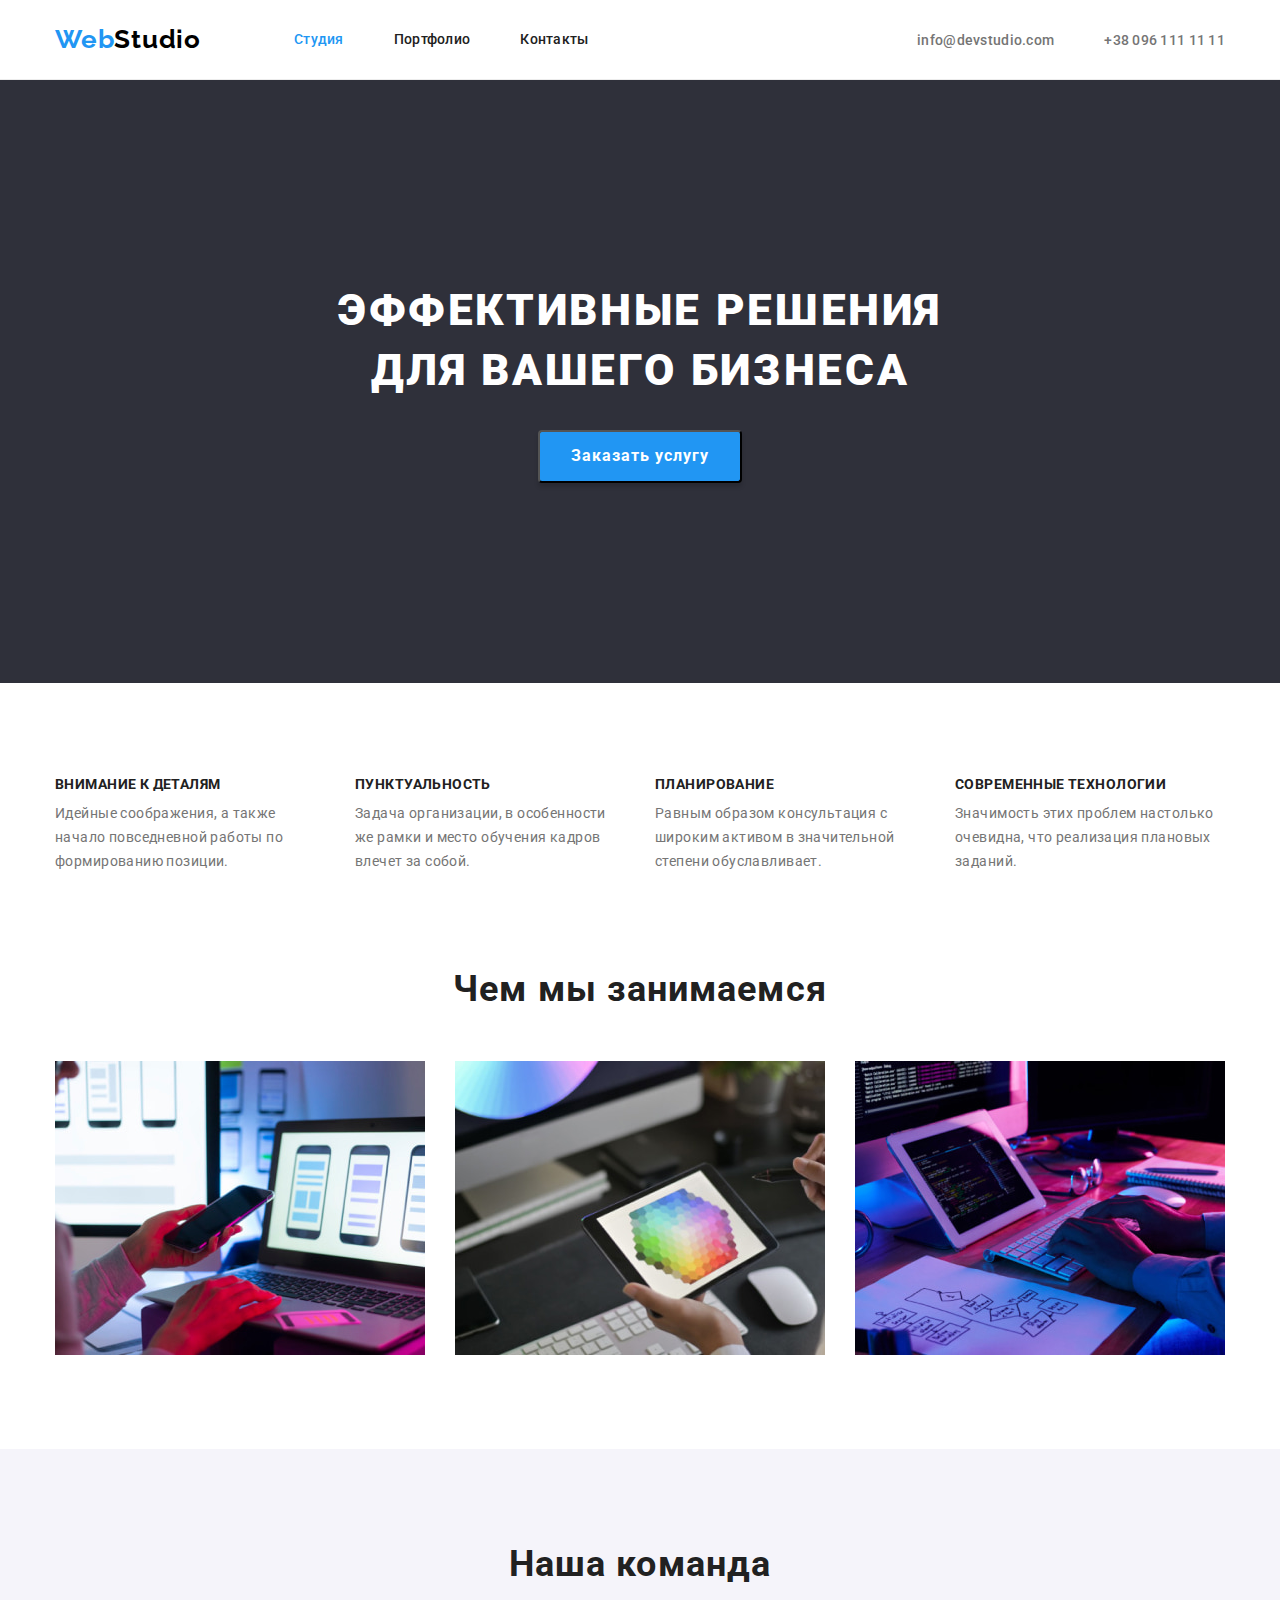
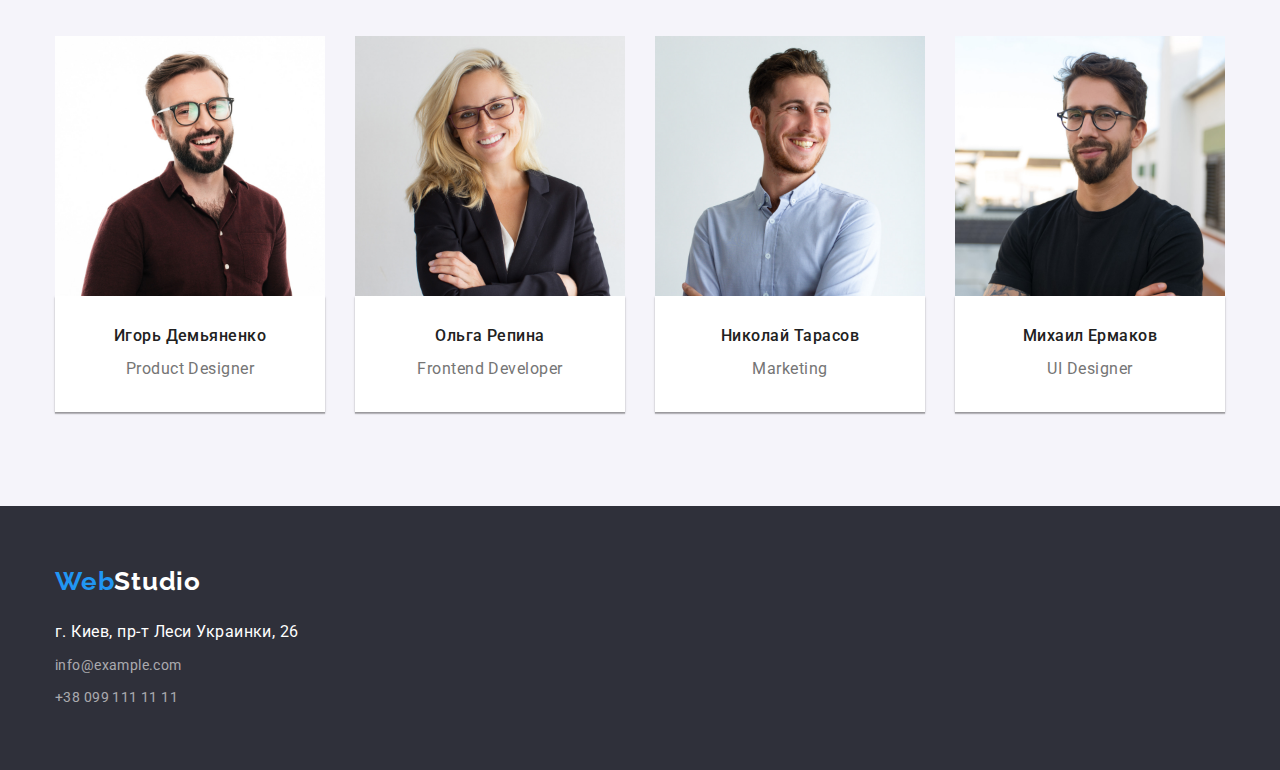
<file: index.html>
<!DOCTYPE html>
<html lang="ru">
  <head>
    <meta charset="UTF-8" />
    <meta http-equiv="X-UA-Compatible" content="IE=edge" />
    <meta name="viewport" content="width=device-width, initial-scale=1.0" />
    <title>Эффективные решения для вашего бизнеса</title>
    <!--Fonts Start-->
    <link rel="preconnect" href="https://fonts.googleapis.com" />
    <link rel="preconnect" href="https://fonts.gstatic.com" crossorigin />
    <link
      href="https://fonts.googleapis.com/css2?family=Raleway:wght@700&family=Roboto:wght@400;500;700&display=swap"
      rel="stylesheet"
    />
    <!--Fonts End-->
    <!--Normalize Start-->
    <link
      rel="stylesheet"
      href="https://cdn.jsdelivr.net/npm/modern-normalize@1.1.0/modern-normalize.min.css"
    />
    <!--Normalize End-->
    <link rel="stylesheet" href="./css/styles.css" />
  </head>

  <body>
    <!-- Header section  -->
    <header class="header">
      <div class="container header-container">
        <a class="logo link" href="">
          <span class="logo-text">Web</span><span class="logo-text-second-black">Studio</span>
        </a>
        <nav class="header-nav">
          <ul class="header-list list">
            <li class="header-item">
              <a class="header-link header-list-nav header-link-current link" href="#features"
                >Студия</a
              >
            </li>
            <li class="header-item">
              <a class="header-link header-list-nav link" href="portfolio.html">Портфолио</a>
            </li>
            <li class="header-item">
              <a class="header-link header-list-nav link" href="#contacts">Контакты</a>
            </li>
          </ul>
        </nav>
        <ul class="header-list list">
          <li class="header-item">
            <a class="header-mail header-link link" href="mailto:info@devstudio.com"
              >info@devstudio.com</a
            >
          </li>
          <li class="header-item">
            <a class="header-phone header-link link" href="tel:+380961111111">+38 096 111 11 11</a>
          </li>
        </ul>
      </div>
    </header>
    <!-- Main section -->
    <main>
      <!-- Hero section -->
      <section class="hero">
        <div class="container hero-container">
          <h1 class="main-title">Эффективные решения для вашего бизнеса</h1>
          <button class="main-btn" type="button">Заказать услугу</button>
        </div>
      </section>
      <!-- Features section -->
      <section class="features" id="features">
        <!-- Логічний підзаголовок -->
        <div class="container features-container">
          <h2 class="visually-hidden">Особенности</h2>
          <ul class="features-list list">
            <li class="features-item">
              <h3 class="section-subtitle">Внимание к деталям</h3>
              <p class="about-desc">
                Идейные соображения, а также начало повседневной работы по формированию позиции.
              </p>
            </li>
            <li class="features-item">
              <h3 class="section-subtitle">Пунктуальность</h3>
              <p class="about-desc">
                Задача организации, в особенности же рамки и место обучения кадров влечет за собой.
              </p>
            </li>
            <li class="features-item">
              <h3 class="section-subtitle">Планирование</h3>
              <p class="about-desc">
                Равным образом консультация с широким активом в значительной степени обуславливает.
              </p>
            </li>
            <li class="features-item">
              <h3 class="section-subtitle">Современные технологии</h3>
              <p class="about-desc">
                Значимость этих проблем настолько очевидна, что реализация плановых заданий.
              </p>
            </li>
          </ul>
        </div>
      </section>
      <!-- Services section -->
      <section class="services">
        <div class="container">
          <h2 class="second-title">Чем мы занимаемся</h2>
          <ul class="service-list list">
            <li class="sevice-item">
              <img
                class="service-img"
                src="./image/service/img-2.jpg"
                alt="Разработка проэкта"
                width="370"
                height="294"
              />
            </li>
            <li class="sevice-item">
              <img
                class="service-img"
                src="./image/service/img-3.jpg"
                alt="Подбор дизайна"
                width="370"
                height="294"
              />
            </li>
            <li class="sevice-item">
              <img
                class="service-img"
                src="./image/service/img-1.jpg"
                alt="Планирование"
                width="370"
                height="294"
              />
            </li>
          </ul>
        </div>
      </section>
      <!-- Team section -->
      <section class="team">
        <div class="container">
          <h2 class="second-title">Наша команда</h2>
          <ul class="team-list list">
            <li class="team-item">
              <img
                class="team-img"
                src="./image/team/img-2-1.jpg"
                width="270"
                height="260"
                alt="Игорь Демьяненко"
              />
              <div class="team-wrapper">
                <h3 class="team-subtitle">Игорь Демьяненко</h3>
                <p class="about-desc-team" lang="en">Product Designer</p>
              </div>
            </li>
            <li class="team-item">
              <img
                class="team-img"
                src="./image/team/img-2-2.jpg"
                width="270"
                height="260"
                alt="Ольга Репина"
              />
              <div class="team-wrapper">
                <h3 class="team-subtitle">Ольга Репина</h3>
                <p class="about-desc-team" lang="en">Frontend Developer</p>
              </div>
            </li>
            <li class="team-item">
              <img
                class="team-img"
                src="./image/team/img-2-3.jpg"
                width="270"
                height="260"
                alt="Николай Тарасов"
              />
              <div class="team-wrapper">
                <h3 class="team-subtitle">Николай Тарасов</h3>
                <p class="about-desc-team" lang="en">Marketing</p>
              </div>
            </li>
            <li class="team-item">
              <img
                class="team-img"
                src="./image/team/img-2-4.jpg"
                width="270"
                height="260"
                alt="Михаил Ермаков"
              />
              <div class="team-wrapper">
                <h3 class="team-subtitle">Михаил Ермаков</h3>
                <p class="about-desc-team" lang="en">UI Designer</p>
              </div>
            </li>
          </ul>
        </div>
      </section>
    </main>
    <!-- Footer section -->
    <footer class="footer" id="contacts">
      <div class="container">
        <a class="logo logo-footer link" href="">
          <span class="logo-text">Web</span><span class="logo-text-second-white">Studio</span>
        </a>
        <address class="contacts-adress">
          <ul class="footer-item list">
            <li class="footer-list">
              <a
                class="footer-adress link"
                href="https://goo.gl/maps/zEuSGxevjgM5tQku9"
                target="_blank"
                rel="noopener norefferer"
                >г. Киев, пр-т Леси Украинки, 26</a
              >
            </li>
            <li class="footer-list">
              <a class="footer-email link" href="mailto:info@example.com">info@example.com</a>
            </li>
            <li class="footer-list">
              <a class="footer-phone link" href="tel:+380991111111">+38 099 111 11 11</a>
            </li>
          </ul>
        </address>
      </div>
    </footer>
  </body>
</html>
</file>
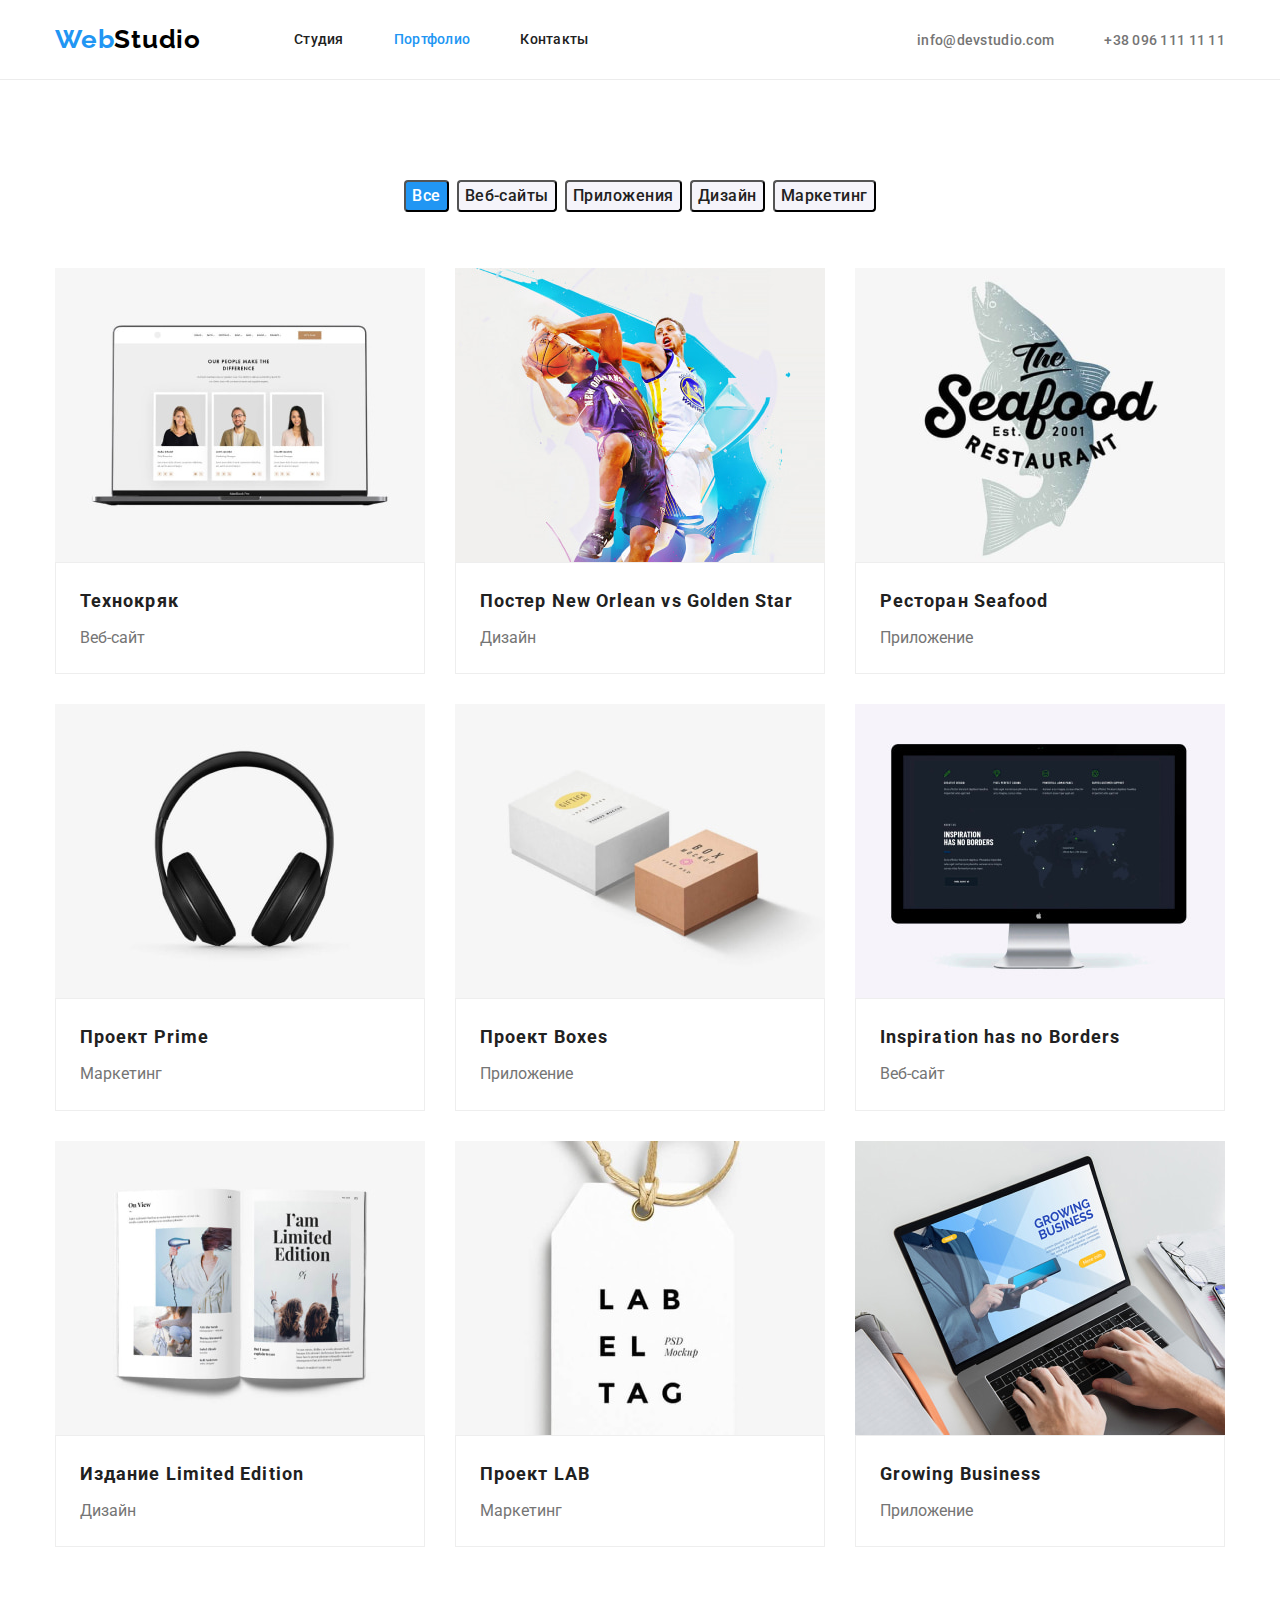
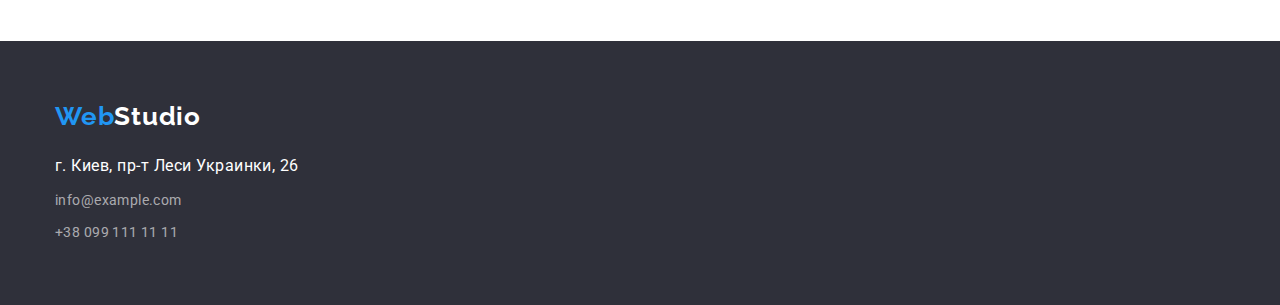
<file: portfolio.html>
<!DOCTYPE html>
<html lang="en">
  <head>
    <meta charset="UTF-8" />
    <meta http-equiv="X-UA-Compatible" content="IE=edge" />
    <meta name="viewport" content="width=device-width, initial-scale=1.0" />
    <title>Portfolio</title>
    <!--Fonts Start-->
    <link rel="preconnect" href="https://fonts.googleapis.com" />
    <link rel="preconnect" href="https://fonts.gstatic.com" crossorigin />
    <link
      href="https://fonts.googleapis.com/css2?family=Raleway:wght@700&family=Roboto:wght@400;500;700&display=swap"
      rel="stylesheet"
    />
    <!--Fonts End-->
    <!--Normalize Start-->
    <link
      rel="stylesheet"
      href="https://cdn.jsdelivr.net/npm/modern-normalize@1.1.0/modern-normalize.min.css"
    />
    <!--Normalize End-->

    <link rel="stylesheet" href="./css/styles.css" />
  </head>
  <body>
    <!-- Header section  -->
    <header class="header">
      <div class="container header-container">
        <a class="logo link" href="index.html">
          <span class="logo-text">Web</span><span class="logo-text-second-black">Studio</span>
        </a>
        <nav class="header-nav">
          <ul class="header-list list">
            <li class="header-item">
              <a class="header-link header-list-nav link" href="index.html">Студия</a>
            </li>
            <li class="header-item">
              <a class="header-link header-list-nav header-link-current link" href="portfolio.html"
                >Портфолио</a
              >
            </li>
            <li class="header-item">
              <a class="header-link header-list-nav link" href="#contacts">Контакты</a>
            </li>
          </ul>
        </nav>
        <ul class="header-list list">
          <li class="header-item">
            <a class="header-mail header-link link" href="mailto:info@devstudio.com"
              >info@devstudio.com</a
            >
          </li>
          <li class="header-item">
            <a class="header-phone header-link link" href="tel:+380961111111">+38 096 111 11 11</a>
          </li>
        </ul>
      </div>
    </header>
    <!--Functional section-->
    <main>
      <section class="functional">
        <div class="container">
          <!-- Логічний підзаголовок -->

          <h1 class="visually-hidden">Проэкти</h1>
          <ul class="list project-container">
            <li>
              <button type="button" class="btn-project-current btn-project">Все</button>
            </li>
            <li>
              <button type="button" class="btn-project">Веб-сайты</button>
            </li>
            <li>
              <button type="button" class="btn-project">Приложения</button>
            </li>
            <li>
              <button type="button" class="btn-project">Дизайн</button>
            </li>
            <li>
              <button type="button" class="btn-project">Маркетинг</button>
            </li>
          </ul>

          <ul class="list about-project">
            <li>
              <a class="link" href="">
                <img src="./image/project/img-pg2-1.jpg" alt="Веб-сайт" width="370" height="294" />
                <div class="project-wrapper">
                  <h3 class="projects-item">Технокряк</h3>
                  <p class="projects-about">Веб-сайт</p>
                </div></a
              >
            </li>
            <li>
              <a class="link" href="">
                <img src="./image/project/img-pg2-2.jpg" alt="Дизайн" width="370" height="294" />
                <div class="project-wrapper">
                  <h3 class="projects-item">Постер New Orlean vs Golden Star</h3>
                  <p class="projects-about">Дизайн</p>
                </div></a
              >
            </li>
            <li>
              <a class="link" href="">
                <img
                  src="./image/project/img-pg2-3.jpg"
                  alt="Приложение"
                  width="370"
                  height="294"
                />
                <div class="project-wrapper">
                  <h3 class="projects-item">Ресторан Seafood</h3>
                  <p class="projects-about">Приложение</p>
                </div></a
              >
            </li>
            <li>
              <a class="link" href="">
                <img src="./image/project/img-pg2-4.jpg" alt="Маркетинг" width="370" height="294" />
                <div class="project-wrapper">
                  <h3 class="projects-item">Проект Prime</h3>
                  <p class="projects-about">Маркетинг</p>
                </div></a
              >
            </li>
            <li>
              <a class="link" href="">
                <img
                  src="./image/project/img-pg2-5.jpg"
                  alt="Приложение"
                  width="370"
                  height="294"
                />
                <div class="project-wrapper">
                  <h3 class="projects-item">Проект Boxes</h3>
                  <p class="projects-about">Приложение</p>
                </div></a
              >
            </li>
            <li>
              <a class="link" href="">
                <img src="./image/project/img-pg2-6.jpg" alt="Веб-сайт" width="370" height="294" />
                <div class="project-wrapper">
                  <h3 class="projects-item">Inspiration has no Borders</h3>
                  <p class="projects-about">Веб-сайт</p>
                </div></a
              >
            </li>
            <li>
              <a class="link" href="">
                <img src="./image/project/img-pg2-7.jpg" alt="Дизайн" width="370" height="294" />
                <div class="project-wrapper">
                  <h3 class="projects-item">Издание Limited Edition</h3>
                  <p class="projects-about">Дизайн</p>
                </div></a
              >
            </li>
            <li>
              <a class="link" href="">
                <img src="./image/project/img-pg2-8.jpg" alt="Маркетинг" width="370" height="294" />
                <div class="project-wrapper">
                  <h3 class="projects-item">Проект LAB</h3>
                  <p class="projects-about">Маркетинг</p>
                </div></a
              >
            </li>
            <li>
              <a class="link" href="">
                <img
                  src="./image/project/img-pg2-9.jpg"
                  alt="Приложение"
                  width="370"
                  height="294"
                />
                <div class="project-wrapper">
                  <h3 class="projects-item">Growing Business</h3>
                  <p class="projects-about">Приложение</p>
                </div></a
              >
            </li>
          </ul>
        </div>
      </section>
    </main>
    <!--Project section-->
    <!-- Footer section -->
    <footer class="footer" id="contacts">
      <div class="container">
        <a class="logo logo-footer link" href="index.html">
          <span class="logo-text">Web</span><span class="logo-text-second-white">Studio</span>
        </a>
        <address class="contacts-adress">
          <ul class="footer-item list">
            <li class="footer-list">
              <a
                class="footer-adress link"
                href="https://goo.gl/maps/zEuSGxevjgM5tQku9"
                target="_blank"
                rel="noopener norefferer"
                >г. Киев, пр-т Леси Украинки, 26</a
              >
            </li>
            <li class="footer-list">
              <a class="footer-email link" href="mailto:info@example.com">info@example.com</a>
            </li>
            <li class="footer-list">
              <a class="footer-phone link" href="tel:+380991111111">+38 099 111 11 11</a>
            </li>
          </ul>
        </address>
      </div>
    </footer>
  </body>
</html>
</file>
<file: css/styles.css>
:root {
  /* fonts */
  --main-font: 'Roboto', sans-serif;
  --secondary-font: 'Raleway', sans-serif;

  /* text colors */
  --main-txt-cl: #212121;
  --accent-txt-cl: #757575;
  --link-txt-cl: #2196f3;

  /* bg color */
  --dark-bg-color: #2f303a;

  /* others */
}

body {
  font-family: var(--main-font);
  color: var(--main-txt-cl);
}

/*resert styles */
h1,
h2,
h3,
h4,
h5,
h6,
p {
  margin: 0;
}
img {
  display: block;
}
.link {
  text-decoration: none;
  color: currentColor;
}

.list {
  list-style: none;
  padding: 0;
}

/*base styles*/

.container {
  width: 1200px;
  padding-left: 15px;
  padding-right: 15px;
  margin-left: auto;
  margin-right: auto;
}

/**
|===============================
|Header section
|===============================
*/
.header {
  border-bottom: 1px solid #ececec;
}
.header-container {
  display: flex;
  align-items: center;
}

.logo {
  margin-right: 93px;
}

.logo-text-second-black {
  font-family: var(--secondary-font);
  font-weight: 700;
  font-size: 26px;
  line-height: 1.2;
  letter-spacing: 0.03em;
  color: #000000;
}
.logo-text {
  font-family: var(--secondary-font);
  font-weight: 700;
  font-size: 26px;
  line-height: 1.2;
  letter-spacing: 0.03em;
  color: var(--link-txt-cl);
}
.logo-text-second-white {
  font-family: var(--secondary-font);
  font-weight: 700;
  font-size: 26px;
  line-height: 1.2;
  letter-spacing: 0.03em;
  color: #ffffff;
}
.header-list {
  display: flex;
  margin-top: 0;
  margin-bottom: 0;
}

.header-list-nav {
  display: flex;
  padding-top: 32px;
  padding-bottom: 32px;
}

.header-item {
  margin-right: 50px;
}

.header-item:last-child {
  margin-right: 0;
}

.header-nav {
  margin-right: auto;
}
.header-link,
.header-email {
  font-weight: 500;
  font-size: 14px;
  line-height: 1.1;
  letter-spacing: 0.02em;

  color: var(--main-txt-cl);
}

.header-link:hover,
.header-link:focus .header-phone:hover,
.header-phone:focus {
  color: var(--link-txt-cl);
}
.header-link-current {
  color: var(--link-txt-cl);
}

.header-phone,
.header-mail {
  font-weight: 500;
  font-size: 14px;
  line-height: 1.1;
  letter-spacing: 0.02em;

  color: #757575;
}

/**
|===============================
|Hero section
|===============================
*/
.hero {
  background-color: var(--dark-bg-color);
  padding-top: 200px;
  padding-bottom: 200px;
}

.hero-container {
  align-items: center;
}

.main-title {
  max-width: 696px;
  margin-left: auto;
  margin-right: auto;
  margin-bottom: 30px;

  font-weight: 900;
  font-size: 44px;
  line-height: 60px;
  text-align: center;
  letter-spacing: 0.06em;
  text-transform: uppercase;
  color: #ffffff;
}
.main-btn {
  display: flex;
  min-width: 200px;
  min-height: 50px;
  padding: 9px 31px;
  margin-left: auto;
  margin-right: auto;

  font-family: inherit;
  font-weight: 700;
  font-size: 16px;
  line-height: 1.9;
  letter-spacing: 0.06em;
  color: #ffffff;

  background-color: var(--link-txt-cl);
  box-shadow: 0px 4px 4px rgba(0, 0, 0, 0.15);
  border-radius: 4px;
  cursor: pointer;
}
.main-btn:hover,
.main-btn:focus {
  background-color: #188ce8;
}
.main-btn-link:hover,
.main-btn-link:focus {
  color: #ffffff;
  background-color: #188ce8;
}

/**
|===============================
|Features section
|===============================
*/
.features {
  padding-top: 94px;
  padding-bottom: 94px;
}

.features-list {
  display: flex;
  gap: 30px;

  margin-top: 0;
  margin-bottom: 0;
}

.features-item {
  width: 270px;
}

.second-title {
  color: var(--main-txt-cl);
  font-weight: 700;
  font-size: 36px;
  line-height: 1.2;
  text-align: center;
  letter-spacing: 0.03em;
}
.section-subtitle {
  margin-bottom: 10px;

  color: var(--main-txt-cl);
  text-transform: uppercase;
  line-height: 1.1;
  letter-spacing: 0.03em;
  font-size: 14px;
}

.about-desc {
  color: var(--accent-txt-cl);
  font-size: 14px;
  line-height: 1.7;
  letter-spacing: 0.03em;
}

/**
|===============================
|Services section
|===============================
*/
.services {
  padding-bottom: 94px;
}
.second-title {
  margin-bottom: 50px;
}
.service-list {
  display: flex;
  gap: 30px;
  margin-top: 0;
  margin-bottom: 0;
}

/**
|===============================
|Team section
|===============================
*/
.team {
  background: #f5f4fa;
  padding-top: 94px;
  padding-bottom: 94px;
}
.second-title {
  margin-bottom: 50px;
}
.team-list {
  display: flex;
  gap: 30px;
  margin-top: 0;
  margin-bottom: 0;
}
.team-wrapper {
  padding-top: 30px;
  padding-bottom: 30px;

  padding-left: 5px;
  padding-right: 5px;

  border-top: none;
  background-color: #ffffff;
  box-shadow: 0px 1px 3px rgba(0, 0, 0, 0.12), 0px 1px 1px rgba(0, 0, 0, 0.14),
    0px 2px 1px rgba(0, 0, 0, 0.2);
}
.team-subtitle {
  font-weight: 500;
  font-size: 16px;
  line-height: 1.2;
  text-align: center;
  letter-spacing: 0.03em;
  color: var(--main-txt-cl);
  margin-bottom: 10px;
}

.about-desc-team {
  color: var(--accent-txt-cl);
  font-size: 16px;
  line-height: 1.7;
  letter-spacing: 0.03em;
  text-align: center;
}
/**
|===============================
|Footer
|===============================
*/

.footer {
  background-color: var(--dark-bg-color);
  padding-top: 60px;
  padding-bottom: 60px;
}
.logo-footer {
  margin-right: 0;
}
.contacts-adress {
  font-style: normal;
  margin-top: 20px;
}
.footer-item {
  margin-top: 0;
  margin-bottom: 0;
}
.footer-list {
  margin-bottom: 9px;
}

.footer-list:last-child {
  margin-bottom: 0;
}

.footer-adress {
  line-height: 1.7;
  letter-spacing: 0.03em;
  color: #ffffff;
  margin-top: 20px;
}
.footer-email,
.footer-phone {
  font-size: 14px;
  line-height: 1.7;
  letter-spacing: 0.03em;
  color: rgba(255, 255, 255, 0.6);
  margin-bottom: 9px;
}

/**
|===============================
|Portfolio list
|===============================
*/

/* Project Section*/
.functional {
  padding-top: 94px;
  padding-bottom: 94px;
}

.project-container {
  display: flex;
  gap: 8px;
  justify-content: center;
  margin-top: 0;
  margin-bottom: 0;
  margin-bottom: 50px;
  padding-top: 6px;
  padding-bottom: 6px;
}

.project-link:hover,
.project-link:focus {
  color: #ffffff;
  background-color: var(--link-txt-cl);
}

.btn-project:hover,
.btn-project:focus {
  color: #ffffff;
  background-color: var(--link-txt-cl);
}
.btn-project {
  font-family: inherit;
  color: var(--main-txt-cl);
  font-weight: 500;
  font-size: 16px;
  line-height: 1.6;
  text-align: center;
  letter-spacing: 0.03em;
  cursor: pointer;
  background-color: #f5f4fa;
  border-radius: 4px;
}
.btn-project-current {
  color: #ffffff;
  background-color: var(--link-txt-cl);
}

.visually-hidden {
  position: absolute;
  width: 1px;
  height: 1px;
  margin: -1px;
  border: 0;
  padding: 0;

  white-space: nowrap;
  clip-path: inset(100%);
  clip: rect(0 0 0 0);
  overflow: hidden;
}

.functional-list {
  font-weight: 500;
  font-size: 16px;
  line-height: 1.6;
  text-align: center;
  letter-spacing: 0.03em;
  color: var(--main-txt-cl);
  cursor: pointer;
}

.item-all {
  color: #ffffff;
  background-color: var(--link-txt-cl);
}
.about-project {
  display: flex;
  gap: 30px;
  flex-wrap: wrap;
  margin-block: 0;
  margin-inline: 0;
  padding-inline: 0;
}
.project-wrapper {
  padding-top: 20px;
  padding-bottom: 20px;
  padding-left: 24px;
  padding-right: 24px;

  border-top: none;
  background: #ffffff;
  border: 1px solid #eeeeee;
}

.projects-item {
  font-weight: 700;
  font-size: 18px;
  line-height: 2;
  letter-spacing: 0.06em;
  color: var(--main-txt-cl);

  margin-bottom: 4px;
}

.projects-about {
  font-size: 16px;
  line-height: 1.9;
  color: var(--accent-txt-cl);
}
</file>
